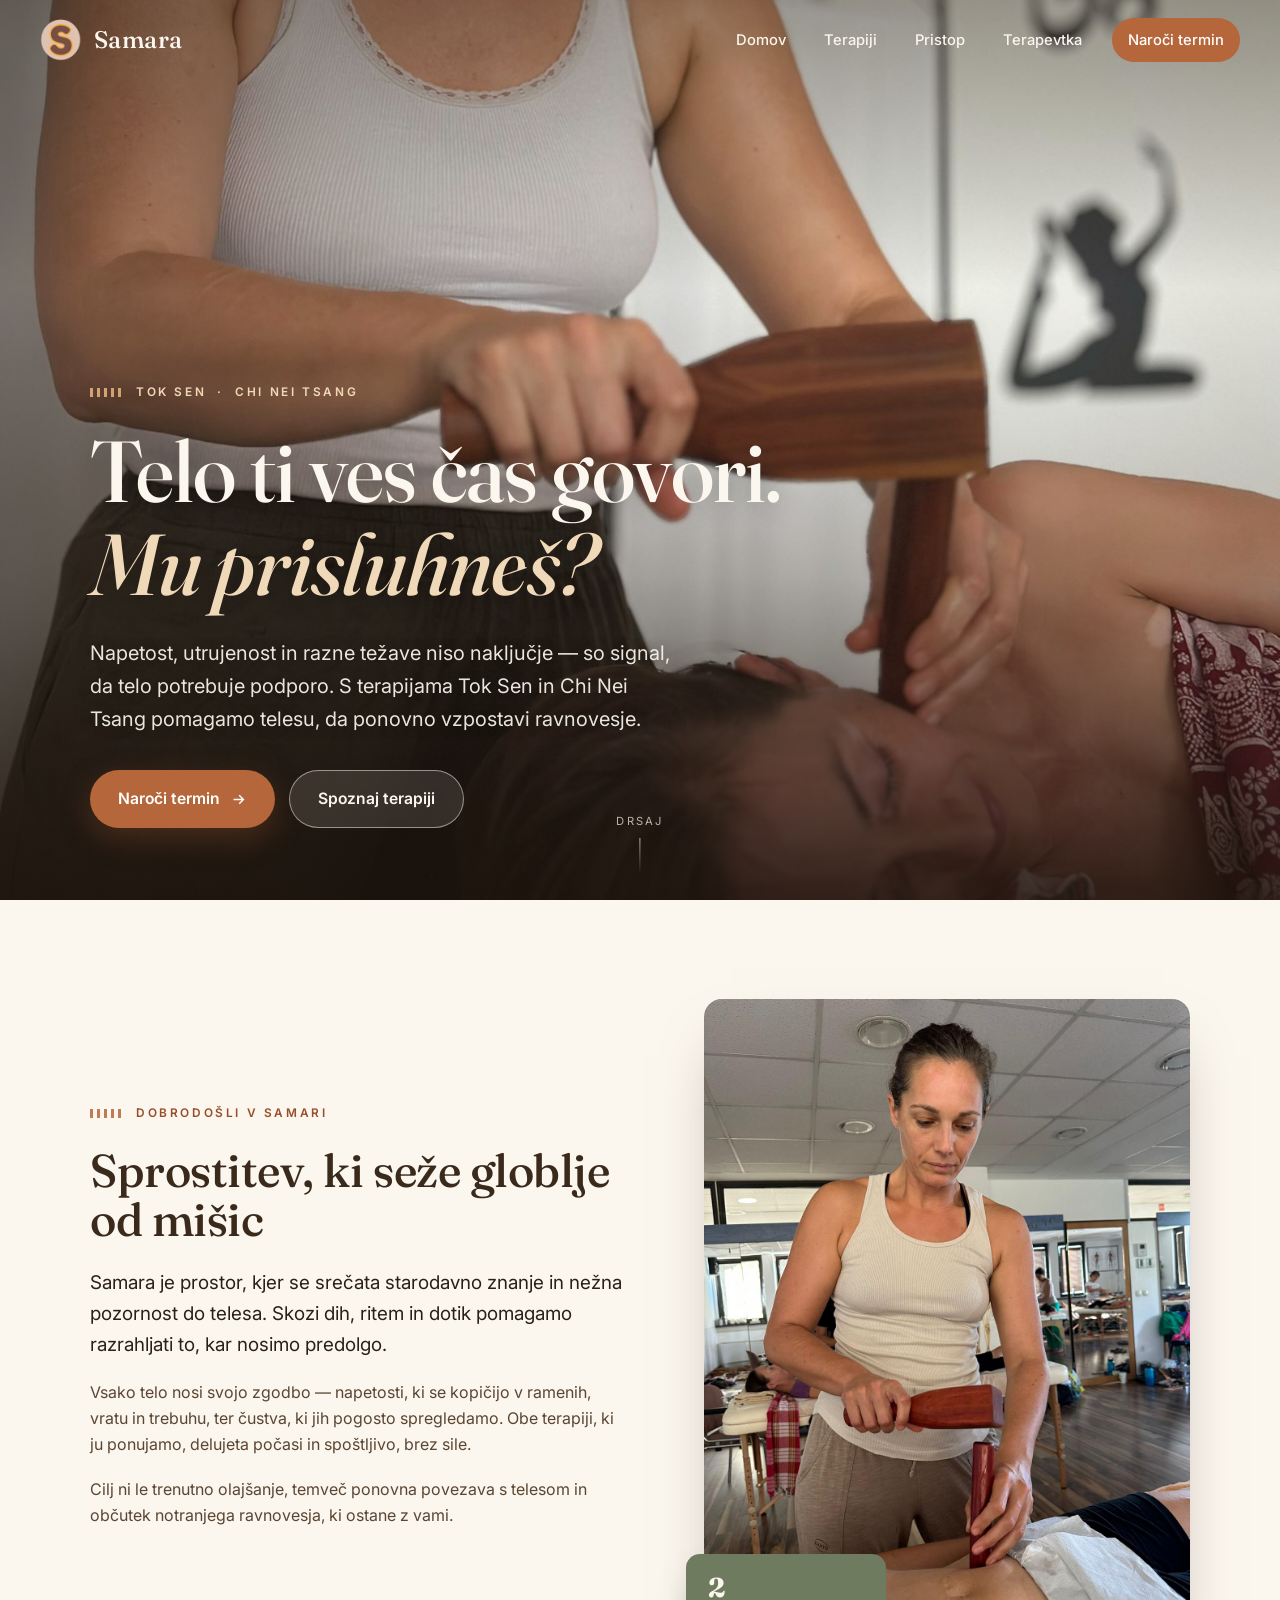
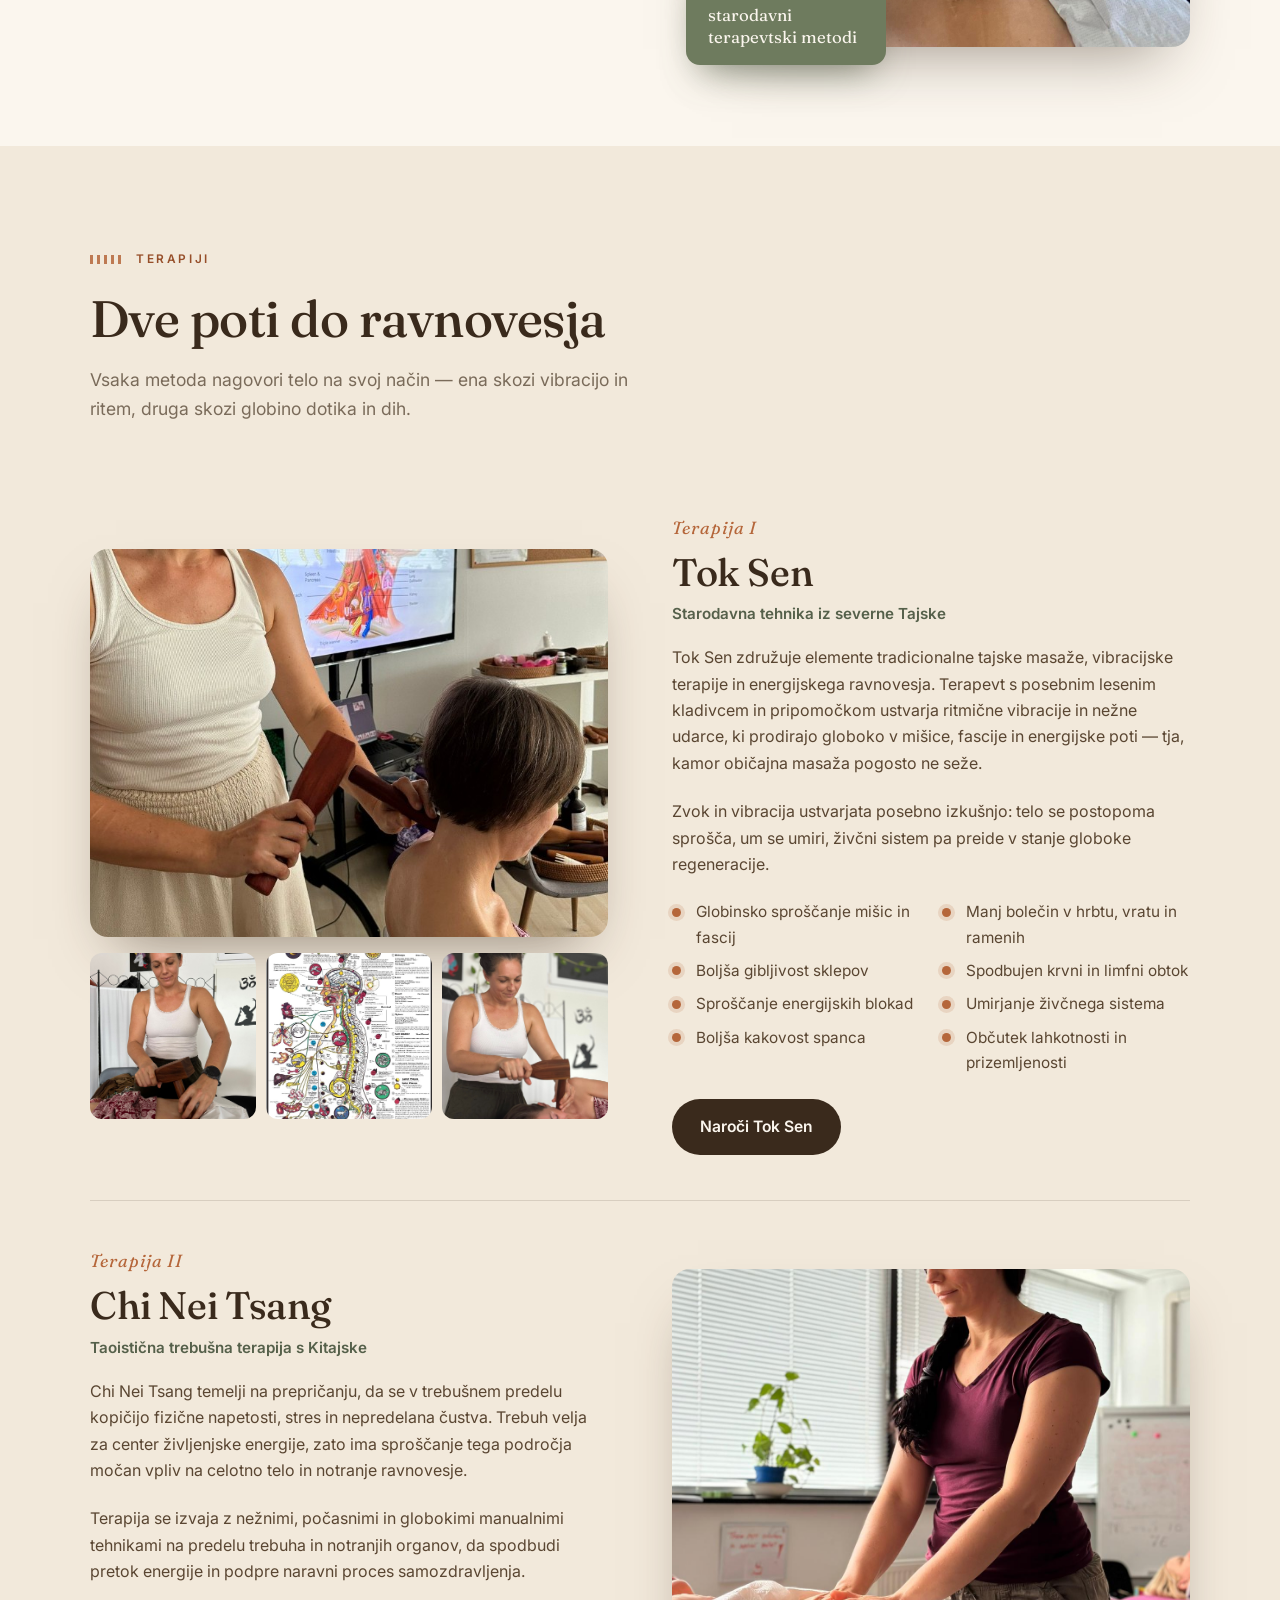
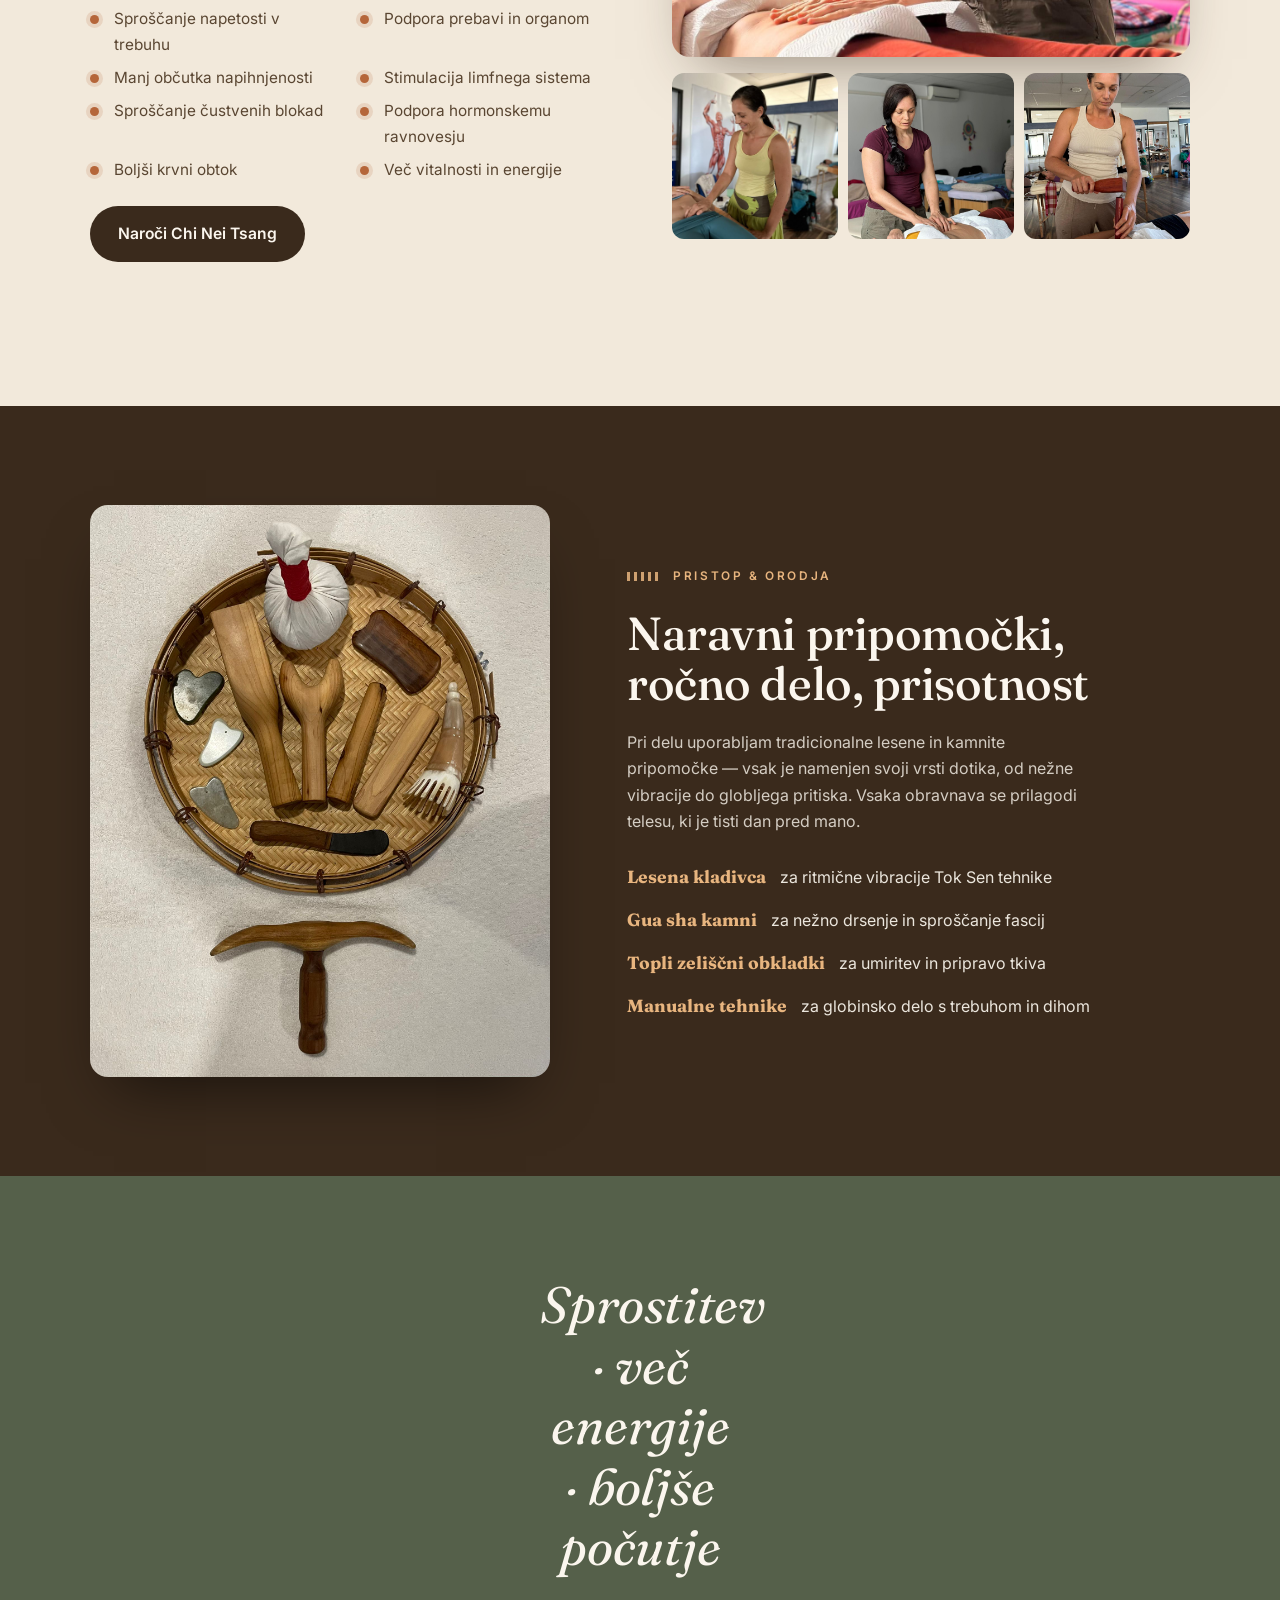
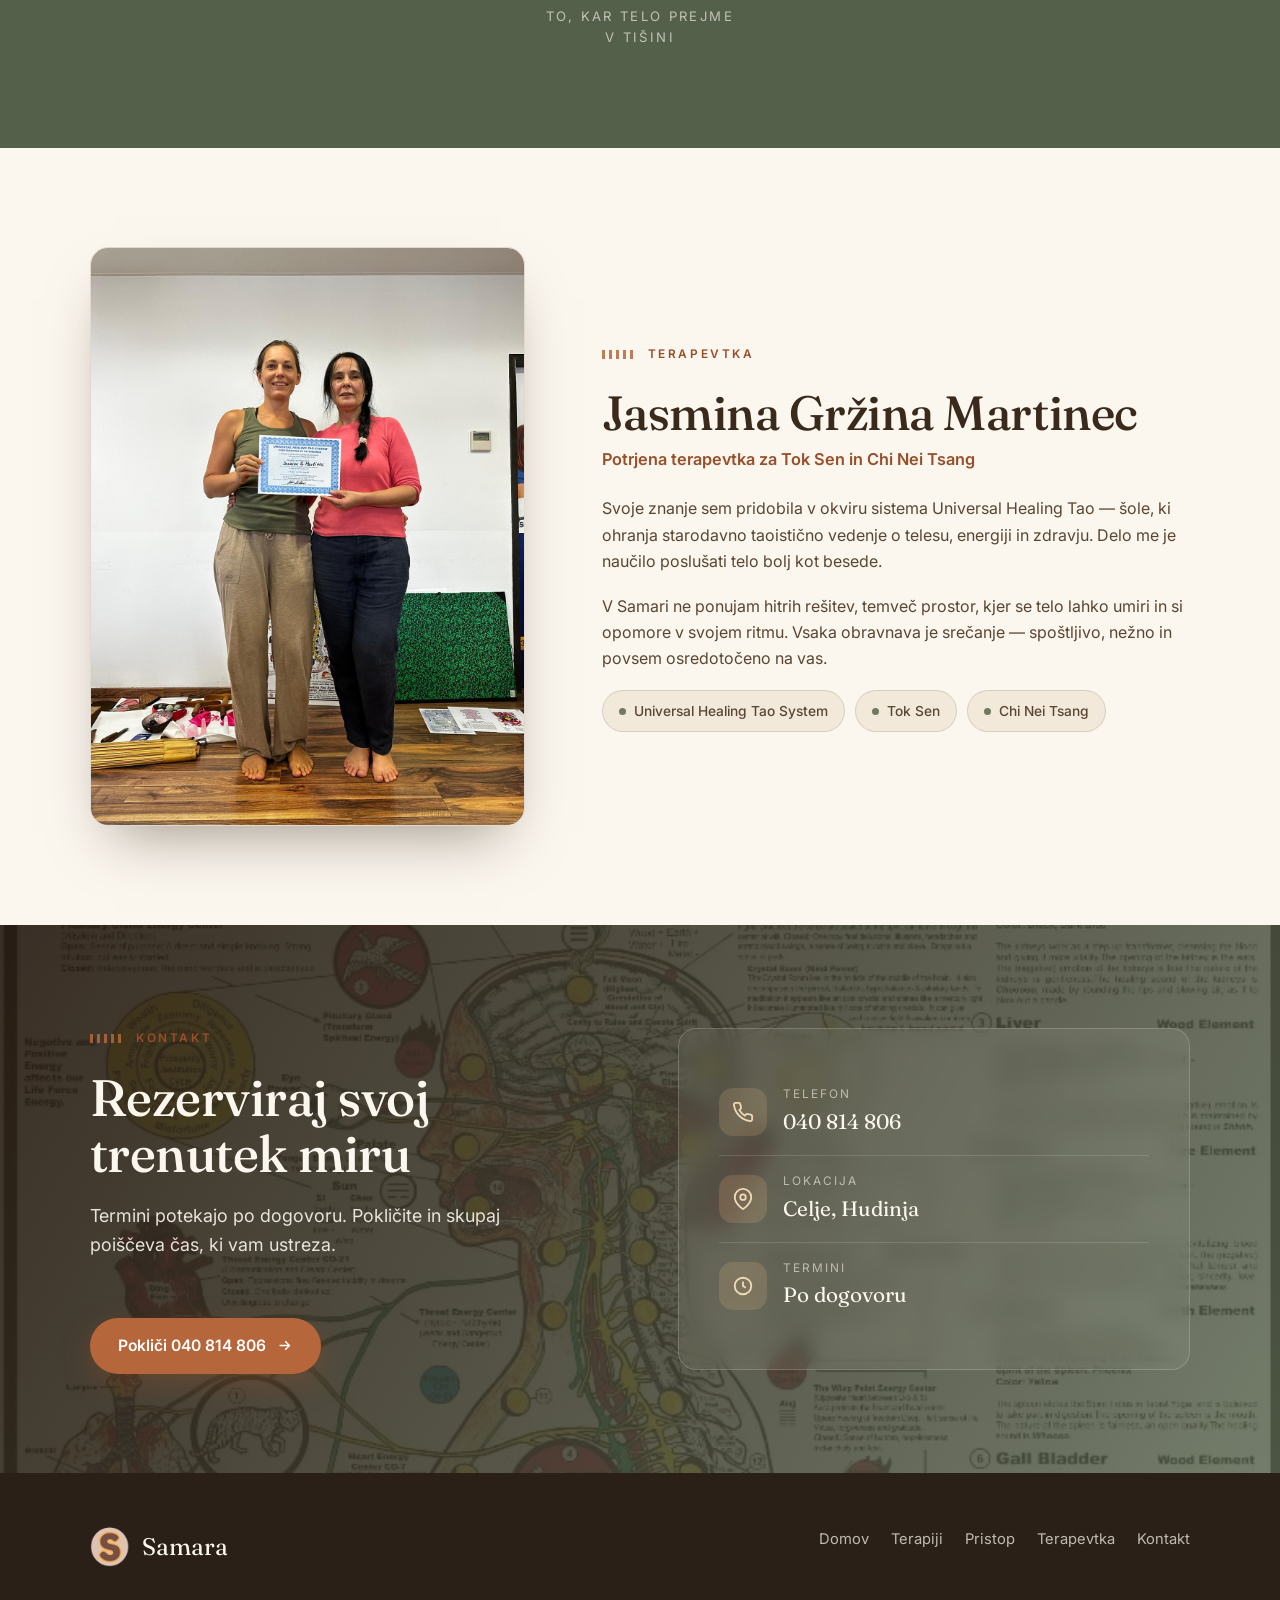
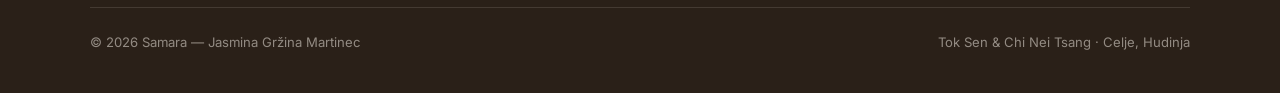
<file: index.html>
<!DOCTYPE html>
<html lang="sl">
<head>
<meta charset="UTF-8">
<meta name="viewport" content="width=device-width, initial-scale=1.0">
<title>Samara — Tok Sen & Chi Nei Tsang terapija | Celje</title>
<meta name="description" content="Samara: starodavni terapiji Tok Sen in Chi Nei Tsang. Nežno, ritmično sproščanje napetosti, podpora prebavi in pretoku energije. Potrjena terapevtka Jasmina Gržina Martinec, Celje.">
<meta property="og:title" content="Samara — Tok Sen & Chi Nei Tsang terapija">
<meta property="og:description" content="Telo ti ves čas govori. Mu prisluhneš? Nežne, globoke terapije za sprostitev in ravnovesje.">
<meta property="og:type" content="website">
<link rel="icon" type="image/png" href="logo.png">
<link rel="preconnect" href="https://fonts.googleapis.com">
<link rel="preconnect" href="https://fonts.gstatic.com" crossorigin>
<link href="https://fonts.googleapis.com/css2?family=Fraunces:ital,opsz,wght@0,9..144,400;0,9..144,500;0,9..144,600;1,9..144,400;1,9..144,500&family=Inter:wght@400;500;600&display=swap" rel="stylesheet">
<link rel="stylesheet" href="style.css">
</head>
<body>

<!-- ============ HEADER ============ -->
<header class="site-header light" id="header">
  <a href="#top" class="brand"><img src="logo.png" alt="Samara logotip"><span>Samara</span></a>
  <nav class="nav" id="nav">
    <a href="#zacetek">Domov</a>
    <a href="#terapiji">Terapiji</a>
    <a href="#orodja">Pristop</a>
    <a href="#terapevtka">Terapevtka</a>
    <a href="#kontakt" class="nav-cta">Naroči termin</a>
  </nav>
  <button class="nav-toggle" id="navToggle" aria-label="Meni" aria-expanded="false">
    <span></span><span></span><span></span>
  </button>
</header>

<!-- ============ HERO ============ -->
<section class="hero" id="top">
  <div class="hero-bg"><img src="3.jpg" alt="Tok Sen terapija z lesenim kladivcem"></div>
  <div class="hero-inner">
    <span class="eyebrow">Tok Sen &nbsp;·&nbsp; Chi Nei Tsang</span>
    <h1>Telo ti ves čas govori.<br><em>Mu prisluhneš?</em></h1>
    <p class="hero-lead">Napetost, utrujenost in razne težave niso naključje — so signal, da telo potrebuje podporo. S terapijama Tok Sen in Chi Nei Tsang pomagamo telesu, da ponovno vzpostavi ravnovesje.</p>
    <div class="hero-actions">
      <a href="#kontakt" class="btn btn-primary">Naroči termin
        <svg viewBox="0 0 24 24" fill="none" stroke="currentColor" stroke-width="2"><path d="M5 12h14M13 6l6 6-6 6"/></svg>
      </a>
      <a href="#terapiji" class="btn btn-ghost">Spoznaj terapiji</a>
    </div>
  </div>
  <div class="hero-scroll"><span>Drsaj</span><i></i></div>
</section>

<!-- ============ INTRO ============ -->
<section class="intro pad" id="zacetek">
  <div class="wrap intro-grid">
    <div class="intro-copy reveal">
      <span class="eyebrow">Dobrodošli v Samari</span>
      <h2>Sprostitev, ki seže globlje od mišic</h2>
      <p class="lead">Samara je prostor, kjer se srečata starodavno znanje in nežna pozornost do telesa. Skozi dih, ritem in dotik pomagamo razrahljati to, kar nosimo predolgo.</p>
      <p>Vsako telo nosi svojo zgodbo — napetosti, ki se kopičijo v ramenih, vratu in trebuhu, ter čustva, ki jih pogosto spregledamo. Obe terapiji, ki ju ponujamo, delujeta počasi in spoštljivo, brez sile.</p>
      <p>Cilj ni le trenutno olajšanje, temveč ponovna povezava s telesom in občutek notranjega ravnovesja, ki ostane z vami.</p>
    </div>
    <div class="intro-media reveal d1">
      <img src="10.jpg" alt="Nežna terapija na predelu trebuha">
      <div class="tag"><strong>2</strong> starodavni terapevtski metodi</div>
    </div>
  </div>
</section>

<!-- ============ THERAPIES ============ -->
<section class="therapies pad" id="terapiji">
  <div class="wrap">
    <div class="section-head reveal">
      <span class="eyebrow">Terapiji</span>
      <h2>Dve poti do ravnovesja</h2>
      <p>Vsaka metoda nagovori telo na svoj način — ena skozi vibracijo in ritem, druga skozi globino dotika in dih.</p>
    </div>

    <!-- TOK SEN -->
    <article class="therapy reveal">
      <div class="therapy-media">
        <img src="1.jpg" alt="Tok Sen terapija — leseno kladivce ob vratu">
        <div class="mini-gallery">
          <img src="2.jpg" alt="Tok Sen tehnika">
          <img src="4.jpg" alt="Tok Sen na predelu telesa">
          <img src="3.jpg" alt="Tok Sen ob vratu in ramenih">
        </div>
      </div>
      <div class="therapy-copy">
        <div class="therapy-num">Terapija I</div>
        <h3>Tok Sen</h3>
        <div class="therapy-sub">Starodavna tehnika iz severne Tajske</div>
        <p>Tok Sen združuje elemente tradicionalne tajske masaže, vibracijske terapije in energijskega ravnovesja. Terapevt s posebnim lesenim kladivcem in pripomočkom ustvarja ritmične vibracije in nežne udarce, ki prodirajo globoko v mišice, fascije in energijske poti — tja, kamor običajna masaža pogosto ne seže.</p>
        <p>Zvok in vibracija ustvarjata posebno izkušnjo: telo se postopoma sprošča, um se umiri, živčni sistem pa preide v stanje globoke regeneracije.</p>
        <ul class="benefits">
          <li>Globinsko sproščanje mišic in fascij</li>
          <li>Manj bolečin v hrbtu, vratu in ramenih</li>
          <li>Boljša gibljivost sklepov</li>
          <li>Spodbujen krvni in limfni obtok</li>
          <li>Sproščanje energijskih blokad</li>
          <li>Umirjanje živčnega sistema</li>
          <li>Boljša kakovost spanca</li>
          <li>Občutek lahkotnosti in prizemljenosti</li>
        </ul>
        <a href="#kontakt" class="btn btn-dark">Naroči Tok Sen</a>
      </div>
    </article>

    <!-- CHI NEI TSANG -->
    <article class="therapy flip reveal">
      <div class="therapy-media">
        <img src="8.jpg" alt="Chi Nei Tsang — trebušna terapija">
        <div class="mini-gallery">
          <img src="9.jpg" alt="Chi Nei Tsang tehnika">
          <img src="7.jpg" alt="Delo na predelu trebuha">
          <img src="10.jpg" alt="Nežne manualne tehnike">
        </div>
      </div>
      <div class="therapy-copy">
        <div class="therapy-num">Terapija II</div>
        <h3>Chi Nei Tsang</h3>
        <div class="therapy-sub">Taoistična trebušna terapija s Kitajske</div>
        <p>Chi Nei Tsang temelji na prepričanju, da se v trebušnem predelu kopičijo fizične napetosti, stres in nepredelana čustva. Trebuh velja za center življenjske energije, zato ima sproščanje tega področja močan vpliv na celotno telo in notranje ravnovesje.</p>
        <p>Terapija se izvaja z nežnimi, počasnimi in globokimi manualnimi tehnikami na predelu trebuha in notranjih organov, da spodbudi pretok energije in podpre naravni proces samozdravljenja.</p>
        <ul class="benefits">
          <li>Sproščanje napetosti v trebuhu</li>
          <li>Podpora prebavi in organom</li>
          <li>Manj občutka napihnjenosti</li>
          <li>Stimulacija limfnega sistema</li>
          <li>Sproščanje čustvenih blokad</li>
          <li>Podpora hormonskemu ravnovesju</li>
          <li>Boljši krvni obtok</li>
          <li>Več vitalnosti in energije</li>
        </ul>
        <a href="#kontakt" class="btn btn-dark">Naroči Chi Nei Tsang</a>
      </div>
    </article>
  </div>
</section>

<!-- ============ TOOLS / APPROACH ============ -->
<section class="tools pad" id="orodja">
  <div class="wrap tools-grid">
    <div class="tools-media reveal"><img src="5.jpg" alt="Tradicionalni leseni in kamniti pripomočki za terapijo"></div>
    <div class="tools-copy reveal d1">
      <span class="eyebrow">Pristop &amp; orodja</span>
      <h2>Naravni pripomočki, ročno delo, prisotnost</h2>
      <p>Pri delu uporabljam tradicionalne lesene in kamnite pripomočke — vsak je namenjen svoji vrsti dotika, od nežne vibracije do globljega pritiska. Vsaka obravnava se prilagodi telesu, ki je tisti dan pred mano.</p>
      <ul class="tools-list">
        <li><b>Lesena kladivca</b><span>za ritmične vibracije Tok Sen tehnike</span></li>
        <li><b>Gua sha kamni</b><span>za nežno drsenje in sproščanje fascij</span></li>
        <li><b>Topli zeliščni obkladki</b><span>za umiritev in pripravo tkiva</span></li>
        <li><b>Manualne tehnike</b><span>za globinsko delo s trebuhom in dihom</span></li>
      </ul>
    </div>
  </div>
</section>

<!-- ============ QUOTE ============ -->
<section class="quote pad">
  <div class="wrap">
    <blockquote class="reveal">
      <p>Sprostitev &middot; več energije &middot; boljše počutje</p>
      <cite>To, kar telo prejme v tišini</cite>
    </blockquote>
  </div>
</section>

<!-- ============ THERAPIST ============ -->
<section class="about pad" id="terapevtka">
  <div class="wrap about-grid">
    <div class="about-media reveal">
      <img class="cert" src="11.jpg" alt="Potrdilo o usposabljanju — Universal Healing Tao System">
    </div>
    <div class="about-copy reveal d1">
      <span class="eyebrow">Terapevtka</span>
      <h2>Jasmina Gržina Martinec</h2>
      <div class="about-role">Potrjena terapevtka za Tok Sen in Chi Nei Tsang</div>
      <p>Svoje znanje sem pridobila v okviru sistema Universal Healing Tao — šole, ki ohranja starodavno taoistično vedenje o telesu, energiji in zdravju. Delo me je naučilo poslušati telo bolj kot besede.</p>
      <p>V Samari ne ponujam hitrih rešitev, temveč prostor, kjer se telo lahko umiri in si opomore v svojem ritmu. Vsaka obravnava je srečanje — spoštljivo, nežno in povsem osredotočeno na vas.</p>
      <div class="creds">
        <span>Universal Healing Tao System</span>
        <span>Tok Sen</span>
        <span>Chi Nei Tsang</span>
      </div>
    </div>
  </div>
</section>

<!-- ============ CONTACT ============ -->
<section class="contact pad" id="kontakt">
  <div class="contact-bg"><img src="4.jpg" alt=""></div>
  <div class="wrap contact-inner contact-grid">
    <div class="reveal">
      <span class="eyebrow">Kontakt</span>
      <h2>Rezerviraj svoj trenutek miru</h2>
      <p class="lead">Termini potekajo po dogovoru. Pokličite in skupaj poiščeva čas, ki vam ustreza.</p>
      <a href="tel:040814806" class="btn btn-primary contact-cta">Pokliči 040 814 806
        <svg viewBox="0 0 24 24" fill="none" stroke="currentColor" stroke-width="2"><path d="M5 12h14M13 6l6 6-6 6"/></svg>
      </a>
    </div>
    <div class="contact-card reveal d1">
      <div class="contact-row">
        <div class="ico"><svg viewBox="0 0 24 24" fill="none" stroke="currentColor" stroke-width="2"><path d="M22 16.92v3a2 2 0 0 1-2.18 2 19.79 19.79 0 0 1-8.63-3.07 19.5 19.5 0 0 1-6-6 19.79 19.79 0 0 1-3.07-8.67A2 2 0 0 1 4.11 2h3a2 2 0 0 1 2 1.72c.13.96.36 1.9.69 2.81a2 2 0 0 1-.45 2.11L8.09 9.91a16 16 0 0 0 6 6l1.27-1.27a2 2 0 0 1 2.11-.45c.9.33 1.85.56 2.81.69A2 2 0 0 1 22 16.92z"/></svg></div>
        <div><div class="lbl">Telefon</div><a class="val" href="tel:040814806">040 814 806</a></div>
      </div>
      <div class="contact-row">
        <div class="ico"><svg viewBox="0 0 24 24" fill="none" stroke="currentColor" stroke-width="2"><path d="M21 10c0 7-9 13-9 13s-9-6-9-13a9 9 0 0 1 18 0z"/><circle cx="12" cy="10" r="3"/></svg></div>
        <div><div class="lbl">Lokacija</div><div class="val">Celje, Hudinja</div></div>
      </div>
      <div class="contact-row">
        <div class="ico"><svg viewBox="0 0 24 24" fill="none" stroke="currentColor" stroke-width="2"><circle cx="12" cy="12" r="9"/><path d="M12 7v5l3 2"/></svg></div>
        <div><div class="lbl">Termini</div><div class="val">Po dogovoru</div></div>
      </div>
    </div>
  </div>
</section>

<!-- ============ FOOTER ============ -->
<footer class="site-footer">
  <div class="wrap">
    <div class="footer-top">
      <a href="#top" class="footer-brand"><img src="logo.png" alt="Samara"><span>Samara</span></a>
      <nav class="footer-nav">
        <a href="#zacetek">Domov</a>
        <a href="#terapiji">Terapiji</a>
        <a href="#orodja">Pristop</a>
        <a href="#terapevtka">Terapevtka</a>
        <a href="#kontakt">Kontakt</a>
      </nav>
    </div>
    <div class="footer-bottom">
      <span>© <span id="year"></span> Samara — Jasmina Gržina Martinec</span>
      <span>Tok Sen &amp; Chi Nei Tsang &middot; Celje, Hudinja</span>
    </div>
  </div>
</footer>

<script>
// header scroll state
const header = document.getElementById('header');
const onScroll = () => {
  if (window.scrollY > 40){ header.classList.add('scrolled'); header.classList.remove('light'); }
  else { header.classList.remove('scrolled'); header.classList.add('light'); }
};
window.addEventListener('scroll', onScroll, {passive:true}); onScroll();

// mobile nav
const toggle = document.getElementById('navToggle');
const nav = document.getElementById('nav');
toggle.addEventListener('click', () => {
  const open = nav.classList.toggle('open');
  toggle.setAttribute('aria-expanded', open);
});
nav.querySelectorAll('a').forEach(a => a.addEventListener('click', () => {
  nav.classList.remove('open'); toggle.setAttribute('aria-expanded', false);
}));

// reveal on scroll
const io = new IntersectionObserver((entries) => {
  entries.forEach(e => { if (e.isIntersecting){ e.target.classList.add('in'); io.unobserve(e.target); } });
}, {threshold:.12, rootMargin:'0px 0px -8% 0px'});
document.querySelectorAll('.reveal').forEach(el => io.observe(el));
// fallback
setTimeout(() => document.querySelectorAll('.reveal:not(.in)').forEach(el => el.classList.add('in')), 1600);

document.getElementById('year').textContent = new Date().getFullYear();
</script>
</body>
</html>
</file>
<file: style.css>
/* ============================================
   SAMARA — Tok Sen & Chi Nei Tsang
   ============================================ */

:root{
  --sand:        #F2E9DB;
  --sand-deep:   #E7D9C3;
  --paper:       #FBF6EE;
  --walnut:      #3A2A1C;
  --walnut-soft: #5A4632;
  --sage:        #6E7B5E;
  --sage-deep:   #55604A;
  --copper:      #B5663A;
  --copper-deep: #974F2A;
  --gold:        #C19A4B;
  --ink:         #2A2018;
  --muted:       #7A6B5A;
  --line:        rgba(58,42,28,.14);

  --maxw: 1180px;
  --r: 18px;
  --ease: cubic-bezier(.22,.61,.36,1);

  --ff-display: "Fraunces", Georgia, serif;
  --ff-body: "Inter", system-ui, -apple-system, sans-serif;
}

*{ box-sizing:border-box; }
html{ scroll-behavior:smooth; -webkit-text-size-adjust:100%; }

body{
  margin:0;
  font-family:var(--ff-body);
  color:var(--ink);
  background:var(--sand);
  line-height:1.65;
  font-size:clamp(16px,1.05vw,17.5px);
  overflow-x:hidden;
}

img{ display:block; max-width:100%; }
a{ color:inherit; text-decoration:none; }

h1,h2,h3{ font-family:var(--ff-display); font-weight:500; line-height:1.08; margin:0; letter-spacing:-.01em; }

.wrap{ width:100%; max-width:var(--maxw); margin:0 auto; padding:0 clamp(20px,5vw,40px); }

/* ---------- eyebrow / ritem motif ---------- */
.eyebrow{
  display:inline-flex; align-items:center; gap:12px;
  font-family:var(--ff-body); font-weight:600;
  font-size:.74rem; letter-spacing:.22em; text-transform:uppercase;
  color:var(--copper-deep); margin-bottom:22px;
}
.eyebrow::before{
  content:""; width:34px; height:9px;
  background-image:repeating-linear-gradient(90deg,var(--copper) 0 3px,transparent 3px 7px);
  opacity:.85;
}

/* ============================================
   HEADER
   ============================================ */
.site-header{
  position:fixed; top:0; left:0; right:0; z-index:100;
  display:flex; align-items:center; justify-content:space-between;
  padding:18px clamp(20px,5vw,40px);
  transition:background .4s var(--ease), padding .4s var(--ease), box-shadow .4s var(--ease);
}
.site-header.scrolled{
  background:rgba(251,246,238,.86);
  backdrop-filter:blur(14px); -webkit-backdrop-filter:blur(14px);
  box-shadow:0 1px 0 var(--line);
  padding-top:12px; padding-bottom:12px;
}
.brand{ display:flex; align-items:center; gap:12px; font-family:var(--ff-display); font-size:1.5rem; color:var(--walnut); }
.brand img{ width:42px; height:42px; border-radius:50%; }
.brand span{ font-weight:500; letter-spacing:.02em; }
.site-header.light .brand{ color:var(--paper); }
.site-header.scrolled .brand{ color:var(--walnut); }

.nav{ display:flex; align-items:center; gap:6px; }
.nav a{
  font-size:.92rem; font-weight:500; padding:10px 16px; border-radius:999px;
  color:var(--paper); transition:background .25s, color .25s;
}
.site-header.scrolled .nav a{ color:var(--walnut-soft); }
.nav a:hover{ background:rgba(255,255,255,.16); }
.site-header.scrolled .nav a:hover{ background:var(--sand-deep); }
.nav a.nav-cta{
  background:var(--copper); color:#fff; margin-left:8px;
}
.nav a.nav-cta:hover{ background:var(--copper-deep); }
.site-header.scrolled .nav a.nav-cta{ color:#fff; }

.nav-toggle{
  display:none; background:none; border:0; cursor:pointer; padding:8px;
  width:46px; height:46px; border-radius:12px;
}
.nav-toggle span{ display:block; width:24px; height:2px; background:var(--paper); margin:5px auto; border-radius:2px; transition:.3s var(--ease); }
.site-header.scrolled .nav-toggle span{ background:var(--walnut); }

/* ============================================
   HERO
   ============================================ */
.hero{
  position:relative; min-height:100svh; display:flex; align-items:flex-end;
  color:var(--paper); overflow:hidden;
}
.hero-bg{ position:absolute; inset:0; z-index:0; }
.hero-bg img{ width:100%; height:100%; object-fit:cover; object-position:50% 88%; }
.hero-bg::after{
  content:""; position:absolute; inset:0;
  background:
    linear-gradient(180deg, rgba(34,24,16,.42) 0%, rgba(34,24,16,.05) 32%, rgba(34,24,16,.30) 64%, rgba(28,19,12,.86) 100%),
    linear-gradient(90deg, rgba(34,24,16,.34) 0%, transparent 55%);
}
.hero-inner{ position:relative; z-index:1; width:100%; max-width:var(--maxw); margin:0 auto; padding:0 clamp(20px,5vw,40px) clamp(54px,8vh,96px); }
.hero .eyebrow{ color:#F0D9B8; }
.hero .eyebrow::before{ background-image:repeating-linear-gradient(90deg,#E8B57F 0 3px,transparent 3px 7px); }
.hero h1{
  font-size:clamp(2.5rem,7vw,5.4rem); max-width:14ch; color:var(--paper);
  text-shadow:0 2px 30px rgba(0,0,0,.3);
}
.hero h1 em{ font-style:italic; color:#F0D9B8; }
.hero-lead{
  margin:26px 0 34px; max-width:46ch; font-size:clamp(1.05rem,1.6vw,1.25rem);
  color:rgba(251,246,238,.92); text-shadow:0 1px 14px rgba(0,0,0,.4);
}
.hero-actions{ display:flex; flex-wrap:wrap; gap:14px; }

.btn{
  display:inline-flex; align-items:center; gap:10px; cursor:pointer;
  font-family:var(--ff-body); font-weight:600; font-size:.98rem;
  padding:15px 28px; border-radius:999px; border:0;
  transition:transform .25s var(--ease), background .25s, box-shadow .25s;
}
.btn-primary{ background:var(--copper); color:#fff; box-shadow:0 10px 30px rgba(151,79,42,.35); }
.btn-primary:hover{ background:var(--copper-deep); transform:translateY(-2px); }
.btn-ghost{ background:rgba(251,246,238,.12); color:var(--paper); border:1.5px solid rgba(251,246,238,.5); backdrop-filter:blur(4px); }
.btn-ghost:hover{ background:rgba(251,246,238,.22); transform:translateY(-2px); }
.btn-dark{ background:var(--walnut); color:var(--paper); }
.btn-dark:hover{ background:var(--ink); transform:translateY(-2px); }
.btn svg{ width:17px; height:17px; }

.hero-scroll{
  position:absolute; bottom:26px; left:50%; transform:translateX(-50%); z-index:1;
  display:flex; flex-direction:column; align-items:center; gap:8px;
  font-size:.7rem; letter-spacing:.2em; text-transform:uppercase; color:rgba(251,246,238,.7);
}
.hero-scroll i{ width:1px; height:36px; background:linear-gradient(rgba(251,246,238,.7),transparent); animation:drop 2s var(--ease) infinite; }
@keyframes drop{ 0%{transform:scaleY(0);transform-origin:top;} 45%{transform:scaleY(1);transform-origin:top;} 55%{transform:scaleY(1);transform-origin:bottom;} 100%{transform:scaleY(0);transform-origin:bottom;} }

/* ============================================
   SECTIONS
   ============================================ */
section{ position:relative; }
.pad{ padding:clamp(72px,11vh,128px) 0; }
.section-head{ max-width:62ch; margin-bottom:clamp(38px,5vh,60px); }
.section-head h2{ font-size:clamp(2rem,4.2vw,3.2rem); color:var(--walnut); }
.section-head p{ margin-top:18px; color:var(--muted); font-size:1.1rem; max-width:52ch; }

/* ---------- INTRO / philosophy ---------- */
.intro{ background:var(--paper); }
.intro-grid{ display:grid; grid-template-columns:1.05fr .95fr; gap:clamp(40px,6vw,84px); align-items:center; }
.intro-copy h2{ font-size:clamp(1.9rem,3.6vw,2.9rem); color:var(--walnut); margin-bottom:22px; }
.intro-copy p{ color:var(--walnut-soft); margin:0 0 18px; }
.intro-copy .lead{ font-size:1.18rem; color:var(--ink); }
.intro-media{ position:relative; }
.intro-media img{ width:100%; border-radius:var(--r); box-shadow:0 30px 60px -28px rgba(58,42,28,.5); }
.intro-media .tag{
  position:absolute; bottom:-18px; left:-18px;
  background:var(--sage); color:var(--paper); padding:16px 22px; border-radius:14px;
  font-family:var(--ff-display); font-size:1.05rem; line-height:1.3; max-width:200px;
  box-shadow:0 18px 36px -14px rgba(85,96,74,.7);
}
.intro-media .tag strong{ display:block; font-size:1.7rem; }

/* ---------- THERAPIES ---------- */
.therapies{ background:var(--sand); }
.therapy{
  display:grid; grid-template-columns:1fr 1fr; gap:clamp(36px,5vw,72px); align-items:center;
  padding:clamp(34px,5vh,56px) 0;
}
.therapy + .therapy{ border-top:1px solid var(--line); }
.therapy.flip .therapy-media{ order:2; }
.therapy-media{ position:relative; }
.therapy-media > img{
  width:100%; aspect-ratio:4/3; object-fit:cover; border-radius:var(--r);
  box-shadow:0 28px 56px -26px rgba(58,42,28,.55);
}
.therapy-num{
  font-family:var(--ff-display); font-style:italic; font-size:1.1rem; color:var(--copper);
  margin-bottom:10px; letter-spacing:.04em;
}
.therapy-copy h3{ font-size:clamp(1.7rem,3vw,2.4rem); color:var(--walnut); margin-bottom:8px; }
.therapy-sub{ color:var(--sage-deep); font-weight:600; font-size:.95rem; margin-bottom:18px; }
.therapy-copy p{ color:var(--walnut-soft); margin:0 0 22px; }
.mini-gallery{ display:grid; grid-template-columns:repeat(3,1fr); gap:10px; margin-top:16px; }
.mini-gallery img{ width:100%; aspect-ratio:1; object-fit:cover; border-radius:12px; }

.benefits{ list-style:none; padding:0; margin:0 0 24px; display:grid; grid-template-columns:1fr 1fr; gap:8px 22px; }
.benefits li{ position:relative; padding-left:24px; font-size:.96rem; color:var(--walnut-soft); }
.benefits li::before{
  content:""; position:absolute; left:0; top:.55em; width:9px; height:9px; border-radius:50%;
  background:var(--copper); box-shadow:0 0 0 4px rgba(181,102,58,.16);
}

/* ---------- TOOLS strip ---------- */
.tools{ background:var(--walnut); color:var(--paper); overflow:hidden; }
.tools-grid{ display:grid; grid-template-columns:.9fr 1.1fr; gap:clamp(36px,6vw,80px); align-items:center; }
.tools-media img{ width:100%; border-radius:var(--r); box-shadow:0 30px 60px -24px rgba(0,0,0,.6); }
.tools h2{ color:var(--paper); font-size:clamp(1.9rem,3.8vw,2.9rem); }
.tools .eyebrow{ color:#E8B57F; }
.tools .eyebrow::before{ background-image:repeating-linear-gradient(90deg,#E8B57F 0 3px,transparent 3px 7px); }
.tools p{ color:rgba(251,246,238,.8); margin:20px 0 0; max-width:46ch; }
.tools-list{ list-style:none; padding:0; margin:28px 0 0; display:grid; gap:14px; }
.tools-list li{ display:flex; gap:14px; align-items:baseline; color:rgba(251,246,238,.92); }
.tools-list b{ font-family:var(--ff-display); color:#E8B57F; font-size:1.1rem; min-width:0; }

/* ---------- QUOTE ---------- */
.quote{ background:var(--sage-deep); color:var(--paper); text-align:center; }
.quote blockquote{ margin:0; max-width:20ch; margin-inline:auto; }
.quote p{
  font-family:var(--ff-display); font-style:italic; font-weight:400;
  font-size:clamp(1.8rem,4.6vw,3.2rem); line-height:1.18; color:var(--paper); margin:0;
}
.quote cite{ display:block; margin-top:28px; font-family:var(--ff-body); font-style:normal; font-size:.82rem; letter-spacing:.18em; text-transform:uppercase; color:rgba(251,246,238,.65); }

/* ---------- THERAPIST / certifikat ---------- */
.about{ background:var(--paper); }
.about-grid{ display:grid; grid-template-columns:.85fr 1.15fr; gap:clamp(40px,6vw,80px); align-items:center; }
.about-media{ position:relative; }
.about-media .cert{ width:100%; border-radius:var(--r); box-shadow:0 28px 56px -24px rgba(58,42,28,.5); border:1px solid var(--line); }
.about-copy h2{ font-size:clamp(2rem,4vw,3rem); color:var(--walnut); margin-bottom:8px; }
.about-role{ color:var(--copper-deep); font-weight:600; margin-bottom:22px; font-size:1.02rem; }
.about-copy p{ color:var(--walnut-soft); margin:0 0 18px; }
.creds{ display:flex; flex-wrap:wrap; gap:10px; margin-top:6px; }
.creds span{
  display:inline-flex; align-items:center; gap:8px; padding:9px 16px; border-radius:999px;
  background:var(--sand); color:var(--walnut-soft); font-size:.86rem; font-weight:500; border:1px solid var(--line);
}
.creds span::before{ content:""; width:7px; height:7px; border-radius:50%; background:var(--sage); }

/* ---------- CONTACT / CTA ---------- */
.contact{ position:relative; color:var(--paper); overflow:hidden; }
.contact-bg{ position:absolute; inset:0; z-index:0; }
.contact-bg img{ width:100%; height:100%; object-fit:cover; object-position:50% 30%; }
.contact-bg::after{ content:""; position:absolute; inset:0; background:linear-gradient(120deg,rgba(40,28,18,.92),rgba(85,96,74,.82)); }
.contact-inner{ position:relative; z-index:1; }
.contact-grid{ display:grid; grid-template-columns:1fr 1fr; gap:clamp(36px,6vw,80px); align-items:center; }
.contact h2{ color:var(--paper); font-size:clamp(2rem,4.4vw,3.2rem); }
.contact .lead{ color:rgba(251,246,238,.9); margin:20px 0 30px; font-size:1.12rem; max-width:40ch; }
.contact-card{
  background:rgba(251,246,238,.07); border:1px solid rgba(251,246,238,.18);
  backdrop-filter:blur(10px); border-radius:var(--r); padding:clamp(26px,4vw,40px);
}
.contact-row{ display:flex; align-items:center; gap:16px; padding:16px 0; border-bottom:1px solid rgba(251,246,238,.14); }
.contact-row:last-child{ border-bottom:0; }
.contact-row .ico{
  flex:0 0 auto; width:48px; height:48px; border-radius:14px; display:grid; place-items:center;
  background:rgba(232,181,127,.18); color:#F0D9B8;
}
.contact-row .ico svg{ width:22px; height:22px; }
.contact-row .lbl{ font-size:.74rem; letter-spacing:.16em; text-transform:uppercase; color:rgba(251,246,238,.6); }
.contact-row .val{ font-family:var(--ff-display); font-size:1.3rem; color:var(--paper); }
.contact-row a.val:hover{ color:#F0D9B8; }
.contact-cta{ margin-top:28px; }

/* ============================================
   FOOTER
   ============================================ */
.site-footer{ background:var(--ink); color:rgba(251,246,238,.7); padding:54px 0 40px; }
.footer-top{ display:flex; flex-wrap:wrap; gap:30px; justify-content:space-between; align-items:flex-start; }
.footer-brand{ display:flex; align-items:center; gap:12px; font-family:var(--ff-display); font-size:1.5rem; color:var(--paper); }
.footer-brand img{ width:40px; height:40px; border-radius:50%; }
.footer-nav{ display:flex; flex-wrap:wrap; gap:6px 22px; }
.footer-nav a{ font-size:.92rem; color:rgba(251,246,238,.72); }
.footer-nav a:hover{ color:var(--paper); }
.footer-bottom{ margin-top:40px; padding-top:24px; border-top:1px solid rgba(251,246,238,.12); display:flex; flex-wrap:wrap; gap:10px; justify-content:space-between; font-size:.82rem; color:rgba(251,246,238,.5); }

/* ============================================
   REVEAL ANIMATION
   ============================================ */
.reveal{ opacity:0; transform:translateY(28px); transition:opacity .8s var(--ease), transform .8s var(--ease); }
.reveal.in{ opacity:1; transform:none; }
.reveal.d1{ transition-delay:.08s; } .reveal.d2{ transition-delay:.16s; } .reveal.d3{ transition-delay:.24s; }

/* ============================================
   RESPONSIVE
   ============================================ */
@media (max-width:920px){
  .intro-grid,.therapy,.therapy.flip .therapy-media,.tools-grid,.about-grid,.contact-grid{ grid-template-columns:1fr; }
  .therapy.flip .therapy-media{ order:0; }
  .intro-media{ order:-1; }
  .tools-media{ order:-1; }
  .about-media{ order:-1; max-width:420px; }
  .benefits{ grid-template-columns:1fr 1fr; }
}
@media (max-width:760px){
  .nav{ display:none; }
  .nav-toggle{ display:block; }
  .nav.open{
    display:flex; flex-direction:column; align-items:stretch; gap:4px;
    position:absolute; top:100%; right:clamp(20px,5vw,40px); left:clamp(20px,5vw,40px);
    background:var(--paper); border-radius:16px; padding:14px; margin-top:8px;
    box-shadow:0 24px 50px -20px rgba(58,42,28,.5);
  }
  .nav.open a{ color:var(--walnut-soft); padding:13px 16px; }
  .nav.open a:hover{ background:var(--sand); }
  .nav.open a.nav-cta{ color:#fff; text-align:center; justify-content:center; }
  .hero{ min-height:92svh; }
  .hero-actions .btn{ flex:1 1 auto; justify-content:center; }
  .hero-scroll{ display:none; }
}
@media (max-width:520px){
  .benefits{ grid-template-columns:1fr; }
  .mini-gallery{ gap:8px; }
  .intro-media .tag{ left:0; }
}
@media (prefers-reduced-motion:reduce){
  *{ animation:none !important; scroll-behavior:auto; }
  .reveal{ opacity:1; transform:none; transition:none; }
}
</file>
